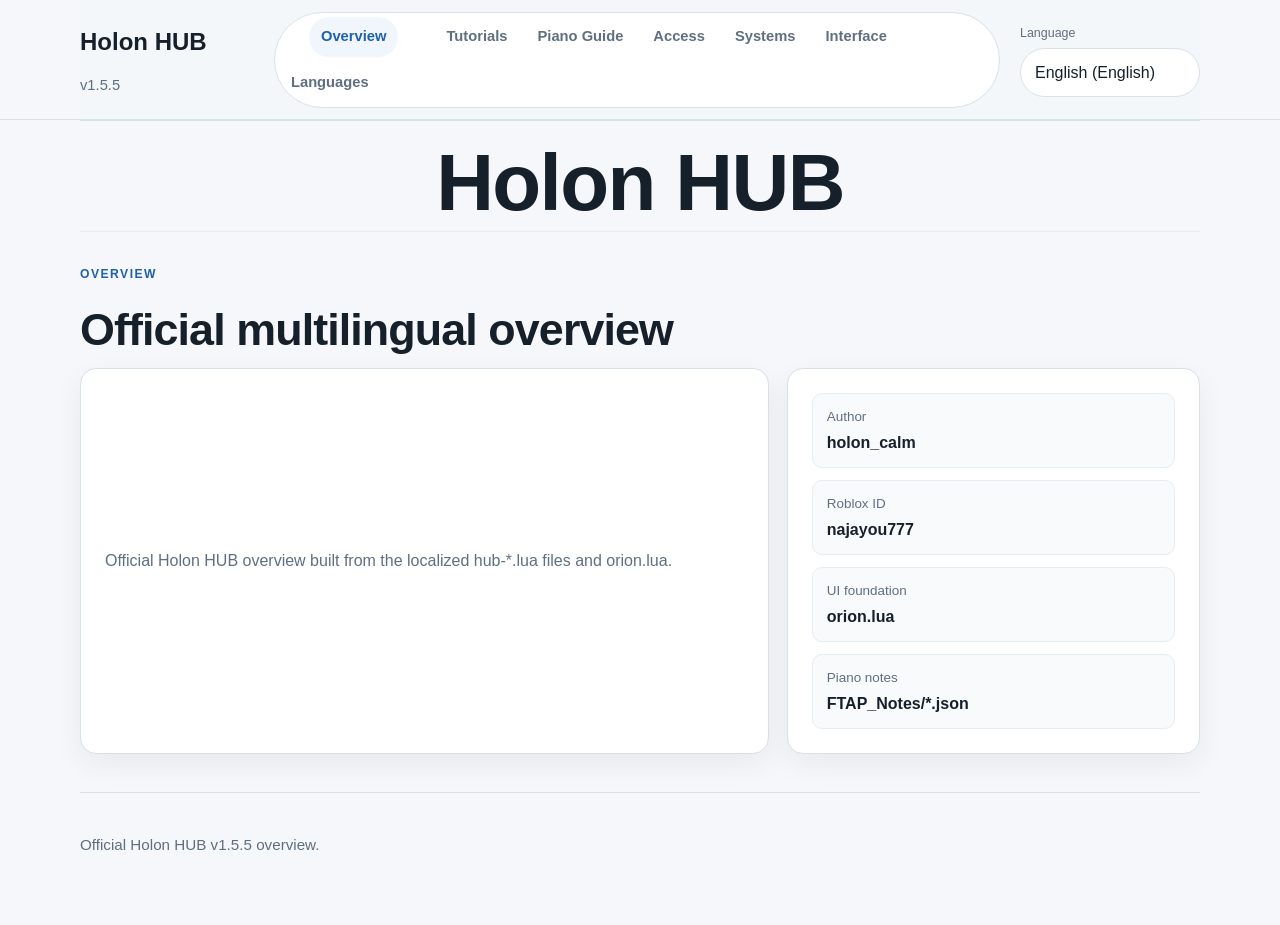
<file: docs/index.html>
<!DOCTYPE html>
<html lang="ja">
<head>
    <meta charset="UTF-8">
    <meta name="viewport" content="width=device-width, initial-scale=1.0">
    <meta name="robots" content="noindex, nofollow">
    <meta name="description" content="Holon HUB v1.5.5 multilingual overview built from hub-*.lua and orion.lua.">
    <meta name="theme-color" content="#08111c">
    <title>Holon HUB | Multilingual Build Overview</title>
    <link rel="stylesheet" href="styles.css">
</head>
<body>
    <div class="site-shell">
        <div class="bg-orb orb-one" aria-hidden="true"></div>
        <div class="bg-orb orb-two" aria-hidden="true"></div>
        <div class="bg-grid" aria-hidden="true"></div>

        <header class="site-header">
            <a class="brand" href="#top" aria-label="Holon HUB home">
                <span class="brand-meta">Prometheus / FTAP</span>
                <span class="brand-line">
                    <span class="brand-name">Holon HUB</span>
                    <span class="brand-version" id="brand-version"></span>
                </span>
            </a>

            <nav class="main-nav" aria-label="Primary" role="tablist">
                <button type="button" role="tab" aria-controls="portal" data-nav="portal"></button>
                <button type="button" role="tab" aria-controls="overview" data-nav="overview"></button>
                <button type="button" role="tab" aria-controls="guide" data-nav="guide"></button>
                <button type="button" role="tab" aria-controls="tutorials" data-nav="tutorials"></button>
                <button type="button" role="tab" aria-controls="piano-guide" data-nav="pianoGuide"></button>
                <button type="button" role="tab" aria-controls="access" data-nav="access"></button>
                <button type="button" role="tab" aria-controls="systems" data-nav="systems"></button>
                <button type="button" role="tab" aria-controls="interface" data-nav="interface"></button>
                <button type="button" role="tab" aria-controls="languages" data-nav="languages"></button>
            </nav>

            <label class="locale-control" for="locale-select">
                <span class="locale-label" id="locale-label"></span>
                <select id="locale-select" aria-label="Language"></select>
            </label>
        </header>

        <main id="top">
            <section class="hero reveal">
                <div class="hero-copy">
                    <p class="eyebrow" id="hero-eyebrow"></p>
                    <h1 class="hero-title">
                        <span class="hero-title-main">Holon HUB</span>
                        <span class="hero-title-sub" id="hero-subtitle"></span>
                    </h1>
                    <p class="hero-lead" id="hero-lead"></p>

                    <div class="cta-row">
                        <a class="button button-primary" id="cta-discord" target="_blank" rel="noreferrer"></a>
                        <a class="button button-secondary" id="cta-tiktok" target="_blank" rel="noreferrer"></a>
                        <a class="button button-secondary" id="cta-youtube" target="_blank" rel="noreferrer"></a>
                    </div>

                    <div class="stats-grid" id="stats-grid"></div>
                </div>

                <aside class="hero-panel glass-card">
                    <div class="panel-top">
                        <p class="panel-kicker" id="snapshot-kicker"></p>
                        <h2 class="panel-title" id="snapshot-title"></h2>
                    </div>
                    <p class="panel-body" id="snapshot-body"></p>
                    <dl class="snapshot-list" id="snapshot-list"></dl>
                    <div class="pill-row" id="source-pills"></div>
                </aside>
            </section>

            <section id="portal" class="section reveal" role="tabpanel">
                <div class="portal-grid" id="portal-grid"></div>
            </section>

            <section id="overview" class="section reveal" role="tabpanel">
                <div class="section-head">
                    <p class="section-kicker" id="overview-kicker"></p>
                    <h2 class="section-title" id="overview-title"></h2>
                </div>

                <div class="overview-layout">
                    <article class="glass-card narrative-card">
                        <p id="overview-body"></p>
                    </article>

                    <aside class="glass-card detail-card">
                        <dl class="detail-list" id="detail-list"></dl>
                    </aside>
                </div>
            </section>

            <section id="guide" class="section reveal" role="tabpanel">
                <div class="section-head">
                    <p class="section-kicker" id="guide-kicker"></p>
                    <h2 class="section-title" id="guide-title"></h2>
                    <p class="section-body" id="guide-body"></p>
                </div>

                <div class="guide-grid">
                    <article class="glass-card">
                        <h3 class="system-title" id="guide-about-title"></h3>
                        <p class="system-body" id="guide-about-body"></p>
                    </article>

                    <article class="glass-card">
                        <h3 class="system-title" id="guide-steps-title"></h3>
                        <div class="stack-list" id="guide-steps-list"></div>
                    </article>

                    <article class="glass-card">
                        <h3 class="system-title" id="guide-rules-title"></h3>
                        <div class="stack-list" id="guide-rules-list"></div>
                    </article>
                </div>
            </section>

            <section id="tutorials" class="section reveal" role="tabpanel">
                <div class="section-head">
                    <p class="section-kicker" id="tutorials-kicker"></p>
                    <h2 class="section-title" id="tutorials-title"></h2>
                    <p class="section-body" id="tutorials-body"></p>
                </div>

                <div class="tutorial-grid" id="tutorial-grid"></div>
            </section>

            <section id="piano-guide" class="section reveal" role="tabpanel">
                <div class="section-head">
                    <p class="section-kicker" id="piano-guide-kicker"></p>
                    <h2 class="section-title" id="piano-guide-title"></h2>
                    <p class="section-body" id="piano-guide-subtitle"></p>
                </div>

                <div class="piano-guide-shell glass-card">
                    <div class="piano-guide-meta">
                        <span class="interface-badge" id="piano-guide-updated"></span>
                    </div>
                    <p class="system-body piano-guide-intro" id="piano-guide-intro"></p>
                    <div class="piano-guide-grid" id="piano-guide-grid"></div>
                </div>
                <div id="converter" class="subsection converter-embed">
                    <div class="section-head">
                    <p class="section-kicker" id="converter-kicker"></p>
                    <h2 class="section-title" id="converter-title"></h2>
                    <p class="section-body" id="converter-body"></p>
                    </div>

                    <div class="converter-layout">
                        <article class="glass-card converter-card">
                            <div class="converter-form-grid">
                                <label class="field">
                                    <span class="field-label" id="converter-file-label"></span>
                                    <input id="midi-file" type="file" accept=".mid,.midi,audio/midi,audio/x-midi">
                                </label>

                                <label class="field">
                                    <span class="field-label" id="converter-interval-label"></span>
                                    <input id="min-interval" type="number" min="0" max="5" step="0.01" value="0.05">
                                </label>

                                <label class="field">
                                    <span class="field-label" id="converter-mode-label"></span>
                                    <select id="chord-mode">
                                        <option value="highest">highest</option>
                                        <option value="lowest">lowest</option>
                                    </select>
                                </label>
                            </div>

                            <div class="cta-row converter-actions">
                                <button class="button button-primary" id="convert-midi" type="button"></button>
                                <button class="button button-secondary" id="download-json" type="button" disabled></button>
                            </div>

                            <p class="converter-hint" id="converter-hint"></p>
                        </article>

                        <aside class="glass-card converter-card">
                            <dl class="snapshot-list" id="converter-stats"></dl>
                            <pre class="converter-output" id="converter-output"></pre>
                        </aside>
                    </div>
                </div>
            </section>

            <section id="access" class="section reveal" role="tabpanel">
                <div class="section-head">
                    <p class="section-kicker" id="access-kicker"></p>
                    <h2 class="section-title" id="access-title"></h2>
                    <p class="section-body" id="access-body"></p>
                </div>

                <div class="access-grid">
                    <article class="glass-card access-card">
                        <div class="access-head">
                            <h3 class="system-title" id="script-title"></h3>
                            <span class="interface-badge" id="script-badge"></span>
                        </div>
                        <p class="system-body" id="script-body"></p>
                        <pre class="snippet-box" id="script-code"></pre>
                    </article>

                    <article class="glass-card access-card">
                        <div class="access-head">
                            <h3 class="system-title" id="key-title"></h3>
                            <span class="interface-badge" id="key-badge"></span>
                        </div>
                        <p class="system-body" id="key-body"></p>
                        <div class="stack-list" id="key-list"></div>
                        <pre class="snippet-box" id="key-code"></pre>
                    </article>
                </div>
            </section>

            <section id="systems" class="section reveal" role="tabpanel">
                <div class="section-head">
                    <p class="section-kicker" id="systems-kicker"></p>
                    <h2 class="section-title" id="systems-title"></h2>
                    <p class="section-body" id="systems-body"></p>
                </div>

                <div class="systems-grid" id="systems-grid"></div>
            </section>

            <section id="interface" class="section reveal" role="tabpanel">
                <div class="section-head">
                    <p class="section-kicker" id="interface-kicker"></p>
                    <h2 class="section-title" id="interface-title"></h2>
                    <p class="section-body" id="interface-body"></p>
                </div>

                <div class="interface-shell glass-card">
                    <div class="interface-meta">
                        <span class="interface-badge" id="interface-badge"></span>
                        <span class="interface-source" id="interface-source"></span>
                    </div>
                    <div class="tab-grid" id="tab-grid"></div>
                </div>
            </section>

            <section id="languages" class="section reveal" role="tabpanel">
                <div class="section-head">
                    <p class="section-kicker" id="languages-kicker"></p>
                    <h2 class="section-title" id="languages-title"></h2>
                    <p class="section-body" id="languages-body"></p>
                </div>

                <div class="locale-grid" id="locale-grid"></div>
            </section>
        </main>

        <footer class="site-footer">
            <p id="footer-copy"></p>
        </footer>
    </div>

    <script src="content.js"></script>
    <script src="piano-guide-content.js"></script>
    <script src="app.js"></script>
</body>
</html>
</file>
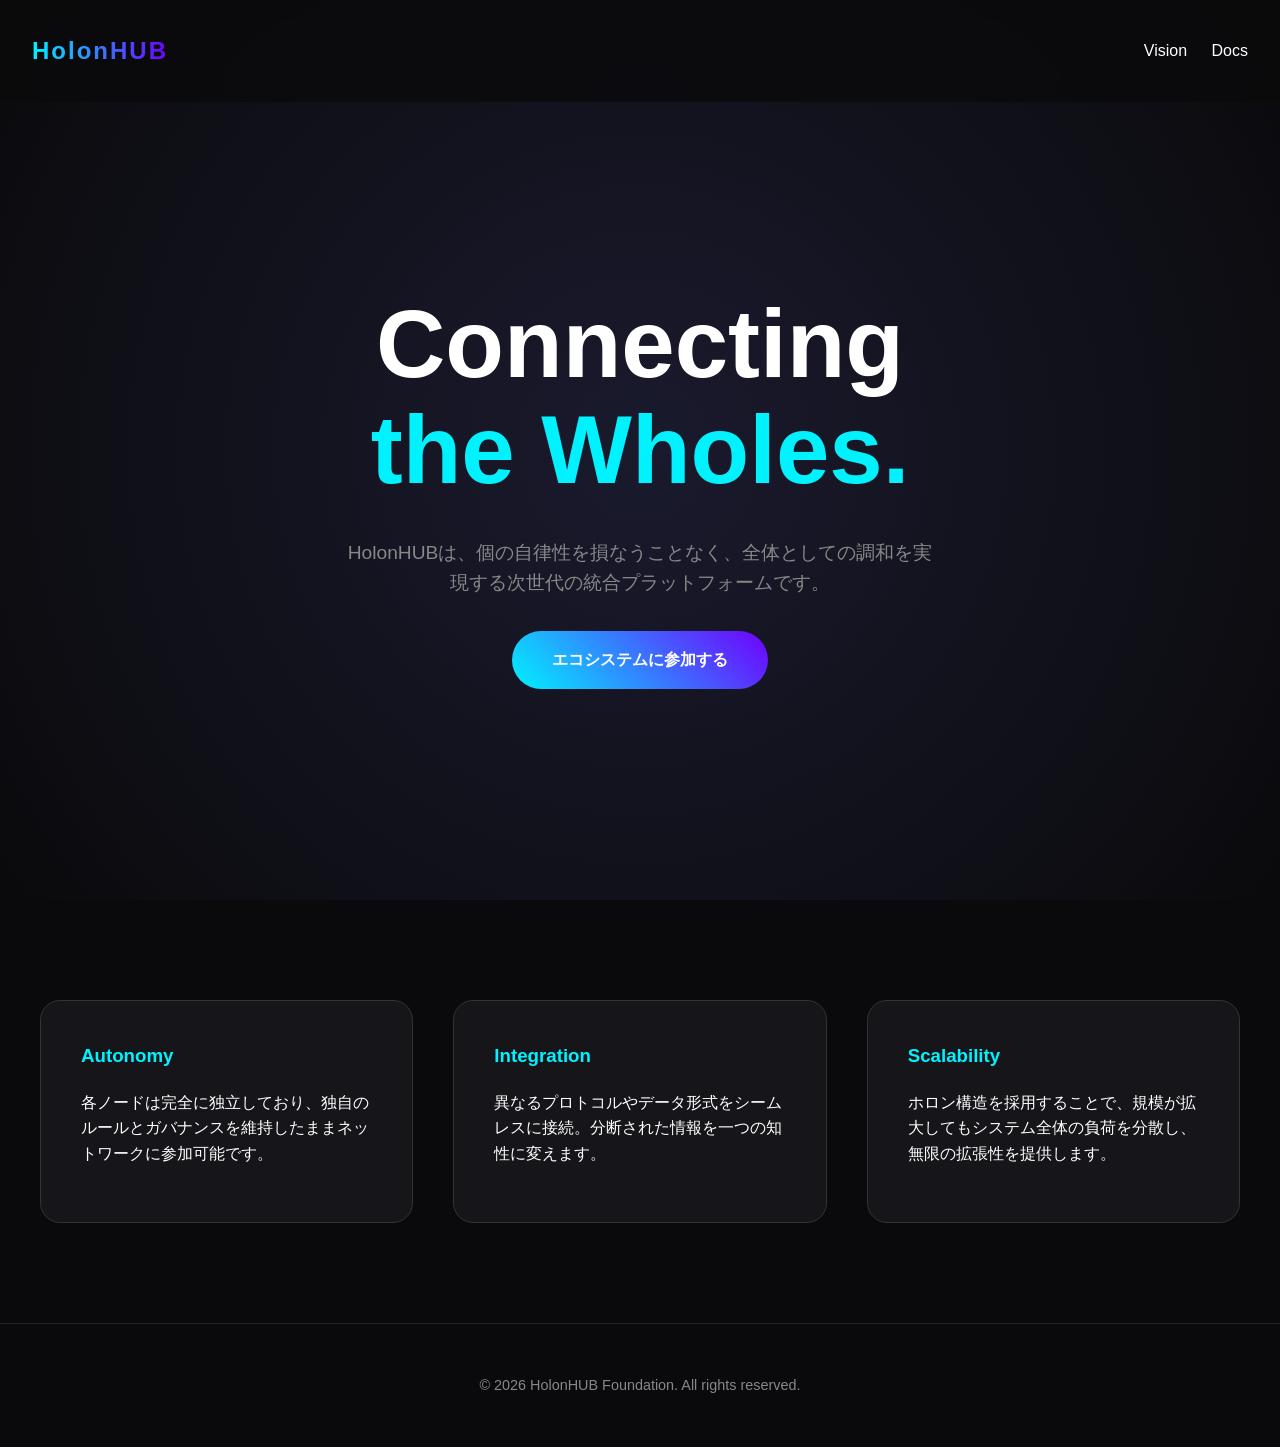
<file: important/docs/index.html>
<!DOCTYPE html>
<html lang="ja">
<head>
    <meta charset="UTF-8">
    <meta name="robots" content="noindex, nofollow">
    <meta name="viewport" content="width=device-width, initial-scale=1.0">
    <title>HolonHUB | The Nexus of Autonomy</title>
    <style>
        :root {
            --primary: #00f2ff;
            --secondary: #7000ff;
            --bg: #0a0a0c;
            --text: #ffffff;
            --gray: #888;
        }

        body {
            margin: 0;
            font-family: 'Helvetica Neue', Arial, sans-serif;
            background-color: var(--bg);
            color: var(--text);
            line-height: 1.6;
            overflow-x: hidden;
        }

        /* Header */
        header {
            padding: 2rem;
            display: flex;
            justify-content: space-between;
            align-items: center;
            position: fixed;
            width: 100%;
            box-sizing: border-box;
            z-index: 100;
            background: rgba(10, 10, 12, 0.8);
            backdrop-filter: blur(10px);
        }

        .logo {
            font-size: 1.5rem;
            font-weight: bold;
            letter-spacing: 2px;
            background: linear-gradient(to right, var(--primary), var(--secondary));
            -webkit-background-clip: text;
            -webkit-text-fill-color: transparent;
        }

        /* Hero Section */
        .hero {
            height: 100vh;
            display: flex;
            flex-direction: column;
            justify-content: center;
            align-items: center;
            text-align: center;
            background: radial-gradient(circle at center, #1a1a2e 0%, #0a0a0c 100%);
        }

        .hero h1 {
            font-size: clamp(3rem, 10vw, 6rem);
            margin-bottom: 1rem;
            line-height: 1.1;
        }

        .hero p {
            font-size: 1.2rem;
            color: var(--gray);
            max-width: 600px;
            margin-bottom: 2rem;
        }

        .cta-button {
            padding: 1rem 2.5rem;
            background: linear-gradient(45deg, var(--primary), var(--secondary));
            border: none;
            color: white;
            font-weight: bold;
            border-radius: 50px;
            cursor: pointer;
            transition: transform 0.3s ease;
            text-decoration: none;
        }

        .cta-button:hover {
            transform: scale(1.05);
            box-shadow: 0 0 20px rgba(0, 242, 255, 0.4);
        }

        /* Features Section */
        .features {
            padding: 100px 20px;
            display: grid;
            grid-template-columns: repeat(auto-fit, minmax(300px, 1fr));
            gap: 40px;
            max-width: 1200px;
            margin: 0 auto;
        }

        .feature-card {
            background: #16161a;
            padding: 40px;
            border-radius: 20px;
            border: 1px solid #333;
            transition: border-color 0.3s;
        }

        .feature-card:hover {
            border-color: var(--primary);
        }

        .feature-card h3 {
            color: var(--primary);
            margin-top: 0;
        }

        /* Footer */
        footer {
            text-align: center;
            padding: 50px;
            border-top: 1px solid #222;
            color: var(--gray);
            font-size: 0.9rem;
        }
    </style>
</head>
<body>

    <header>
        <div class="logo">HolonHUB</div>
        <nav>
            <a href="#" style="color: white; text-decoration: none; margin-left: 20px;">Vision</a>
            <a href="#" style="color: white; text-decoration: none; margin-left: 20px;">Docs</a>
        </nav>
    </header>

    <section class="hero">
        <h1>Connecting<br><span style="color: var(--primary);">the Wholes.</span></h1>
        <p>HolonHUBは、個の自律性を損なうことなく、全体としての調和を実現する次世代の統合プラットフォームです。</p>
        <a href="#" class="cta-button">エコシステムに参加する</a>
    </section>

    <section class="features">
        <div class="feature-card">
            <h3>Autonomy</h3>
            <p>各ノードは完全に独立しており、独自のルールとガバナンスを維持したままネットワークに参加可能です。</p>
        </div>
        <div class="feature-card">
            <h3>Integration</h3>
            <p>異なるプロトコルやデータ形式をシームレスに接続。分断された情報を一つの知性に変えます。</p>
        </div>
        <div class="feature-card">
            <h3>Scalability</h3>
            <p>ホロン構造を採用することで、規模が拡大してもシステム全体の負荷を分散し、無限の拡張性を提供します。</p>
        </div>
    </section>

    <footer>
        &copy; 2026 HolonHUB Foundation. All rights reserved.
    </footer>

</body>
</html>
</file>
<file: docs/styles.css>
:root {
    --bg: #f5f7fa;
    --bg-strong: #ffffff;
    --surface: #ffffff;
    --surface-strong: #ffffff;
    --surface-soft: #f8fafc;
    --line: #d8e0e8;
    --text: #15202b;
    --muted: #5f6f82;
    --accent: #1f5fae;
    --accent-strong: #184c8a;
    --accent-warm: #1f5fae;
    --success: #13795b;
    --shadow: 0 10px 30px rgba(15, 23, 42, 0.06);
    --radius-lg: 16px;
    --radius-md: 12px;
    --radius-sm: 10px;
    --font-display: "Noto Sans JP", "Hiragino Sans", "Yu Gothic", sans-serif;
    --font-body: "Noto Sans JP", "Hiragino Sans", "Yu Gothic", "Segoe UI", sans-serif;
    color-scheme: light;
    --reading-width: 72ch;
}

* {
    box-sizing: border-box;
}

html {
    scroll-behavior: smooth;
    scroll-padding-top: 96px;
}

body {
    margin: 0;
    min-height: 100vh;
    background: var(--bg);
    color: var(--text);
    font-family: var(--font-body);
    line-height: 1.7;
    font-size: 16px;
    text-align: start;
    overflow-x: hidden;
}

a {
    color: inherit;
    text-underline-offset: 0.16em;
}

button,
select,
input,
textarea {
    font: inherit;
}

:focus-visible {
    outline: 3px solid rgba(31, 95, 174, 0.18);
    outline-offset: 2px;
}

.site-shell {
    position: relative;
    isolation: isolate;
    width: min(1120px, calc(100vw - 40px));
    margin: 0 auto;
    padding-bottom: 40px;
}

.bg-orb,
.bg-grid {
    display: none;
}

.site-header {
    position: sticky;
    top: 0;
    z-index: 20;
    display: flex;
    align-items: center;
    justify-content: space-between;
    gap: 20px;
    margin-top: 0;
    padding: 12px 0;
    background: rgba(245, 247, 250, 0.94);
    border-bottom: 1px solid var(--line);
    border-radius: 0;
    backdrop-filter: blur(10px);
    box-shadow: none;
}

.site-header::before {
    content: "";
    position: absolute;
    inset: 0 calc((100vw - min(1120px, calc(100vw - 40px))) / -2);
    background: rgba(245, 247, 250, 0.94);
    border-bottom: 1px solid var(--line);
    z-index: -1;
}

.brand-meta,
.eyebrow,
.section-kicker,
.panel-kicker {
    display: inline-block;
    font-size: 0.76rem;
    letter-spacing: 0.12em;
    text-transform: uppercase;
    color: var(--accent);
    font-weight: 700;
}

.brand-meta,
#hero-eyebrow,
.stats-grid,
.hero-panel {
    display: none !important;
}

.hero .cta-row {
    display: none !important;
}

.brand {
    text-decoration: none;
    min-width: 0;
}

.brand-line {
    display: flex;
    align-items: baseline;
    gap: 10px;
    flex-wrap: wrap;
}

.brand-name {
    font-family: var(--font-display);
    font-size: 1.5rem;
    letter-spacing: 0;
    font-weight: 700;
}

.brand-version {
    color: var(--muted);
    font-size: 0.92rem;
}

.main-nav {
    display: flex;
    align-items: center;
    gap: 6px;
    flex-wrap: wrap;
    padding: 4px;
    border: 1px solid var(--line);
    border-radius: 999px;
    background: #fff;
}

.main-nav button {
    display: inline-flex;
    align-items: center;
    min-height: 40px;
    padding: 0 12px;
    border: 0;
    border-radius: 999px;
    background: transparent;
    color: var(--muted);
    font-size: 0.92rem;
    font-weight: 700;
    white-space: nowrap;
    cursor: pointer;
    transition: color 0.2s ease, background 0.2s ease;
}

.main-nav button:hover,
.main-nav button:focus-visible {
    color: var(--accent);
}

.main-nav button.is-active {
    background: #f1f6fc;
    color: var(--accent);
}

.locale-control {
    display: flex;
    flex-direction: column;
    gap: 4px;
    min-width: 180px;
}

.locale-label {
    font-size: 0.78rem;
    color: var(--muted);
}

#locale-select {
    appearance: none;
    border: 1px solid var(--line);
    border-radius: 999px;
    background: #fff;
    color: var(--text);
    padding: 10px 14px;
    outline: none;
    min-height: 44px;
}

.hero {
    display: block;
    padding: 22px 0 8px;
}

.hero-copy {
    padding: 0;
    text-align: center;
}

.hero-title {
    margin: 0;
    display: grid;
    gap: 4px;
    justify-items: center;
}

.hero-title-main {
    font-family: var(--font-display);
    font-size: clamp(3rem, 8vw, 5rem);
    line-height: 1;
    letter-spacing: -0.02em;
    font-weight: 700;
}

.hero-title-sub {
    font-size: clamp(1rem, 2.2vw, 1.25rem);
    color: var(--muted);
    font-weight: 500;
    letter-spacing: 0;
}

.hero-lead,
.section-body,
.panel-body,
.narrative-card p {
    color: var(--muted);
    font-size: 1rem;
    max-width: var(--reading-width);
}

.hero-lead {
    margin: 6px auto 0;
}

.cta-row {
    display: flex;
    flex-wrap: wrap;
    gap: 12px;
    margin: 24px 0;
}

.button {
    display: inline-flex;
    align-items: center;
    justify-content: center;
    min-height: 48px;
    padding: 0 20px;
    border-radius: 999px;
    border: 1px solid transparent;
    text-decoration: none;
    font-weight: 700;
    transition:
        transform 0.22s ease,
        box-shadow 0.22s ease,
        border-color 0.22s ease,
        background 0.22s ease;
}

.button:hover,
.button:focus-visible {
    transform: translateY(-2px);
}

.button-primary {
    background: var(--accent);
    color: #fff;
    box-shadow: none;
}

.button-primary:hover,
.button-primary:focus-visible {
    background: var(--accent-strong);
}

.button-secondary {
    border-color: var(--line);
    background: #fff;
    color: var(--text);
}

.button-secondary:hover,
.button-secondary:focus-visible {
    border-color: var(--accent);
}

.stats-grid {
    display: grid;
    grid-template-columns: repeat(2, minmax(0, 1fr));
    gap: 14px;
    max-width: 640px;
}

.stat-card,
.glass-card,
.system-card,
.tab-card,
.locale-card {
    background: var(--surface);
    border: 1px solid var(--line);
    box-shadow: var(--shadow);
}

.stat-card {
    border-radius: var(--radius-md);
    padding: 18px;
}

.stat-value {
    display: block;
    font-family: var(--font-display);
    font-size: 1.8rem;
    letter-spacing: 0.04em;
}

.stat-label {
    display: block;
    color: var(--muted);
    font-size: 0.92rem;
}

.glass-card {
    border-radius: var(--radius-lg);
    padding: 24px;
}

.portal-grid,
.guide-grid,
.access-grid,
.piano-guide-grid,
.tutorial-grid {
    display: grid;
    gap: 18px;
}

.portal-grid {
    grid-template-columns: repeat(4, minmax(0, 1fr));
}

.portal-card {
    display: grid;
    gap: 10px;
    padding: 22px;
}

.portal-label {
    color: var(--accent);
    font-size: 0.78rem;
    letter-spacing: 0.12em;
    text-transform: uppercase;
}

.portal-title {
    margin: 0;
    font-size: 1.15rem;
    line-height: 1.4;
}

.portal-body {
    margin: 0;
    color: #526273;
    font-size: 0.95rem;
    line-height: 1.75;
}

.hero-panel {
    display: flex;
    flex-direction: column;
    justify-content: space-between;
    gap: 18px;
}

.panel-title {
    margin: 8px 0 0;
    font-family: var(--font-display);
    font-size: 1.55rem;
    letter-spacing: 0;
    line-height: 1.35;
}

.snapshot-list,
.detail-list {
    display: grid;
    gap: 12px;
    margin: 0;
}

.snapshot-list {
    grid-template-columns: 1fr;
}

.snapshot-list div,
.detail-list div {
    display: grid;
    gap: 2px;
    padding: 12px 14px;
    border-radius: var(--radius-sm);
    background: var(--surface-soft);
    border: 1px solid #e7edf3;
}

.snapshot-list dt,
.detail-list dt {
    color: var(--muted);
    font-size: 0.84rem;
}

.snapshot-list dd,
.detail-list dd {
    margin: 0;
    font-weight: 700;
    word-break: break-word;
    line-height: 1.5;
}

.pill-row,
.tag-row,
.locale-tabs {
    display: flex;
    flex-wrap: wrap;
    gap: 8px;
}

.file-pill,
.tag,
.locale-tab-pill,
.interface-badge {
    display: inline-flex;
    align-items: center;
    border-radius: 999px;
    padding: 6px 10px;
    font-size: 0.82rem;
    border: 1px solid var(--line);
    background: #fff;
    color: #415364;
}

.section {
    padding: 20px 0 10px;
    scroll-margin-top: 96px;
    border-top: 1px solid #e9eef4;
}

.section[hidden] {
    display: none !important;
}

.section.is-active-panel {
    animation: sectionFade 0.18s ease;
}

.hero + .section {
    border-top: 0;
}

.section-head {
    display: grid;
    gap: 8px;
    margin-bottom: 14px;
}

.section-title {
    margin: 0;
    font-family: var(--font-display);
    font-size: clamp(1.8rem, 3.5vw, 2.8rem);
    line-height: 1.1;
    letter-spacing: -0.02em;
    font-weight: 700;
}

.overview-layout {
    display: grid;
    grid-template-columns: minmax(0, 1.25fr) minmax(280px, 0.75fr);
    gap: 18px;
}

.guide-grid {
    grid-template-columns: 1.05fr 1fr 1fr;
}

.tutorial-grid {
    grid-template-columns: repeat(3, minmax(0, 1fr));
}

.tutorial-card {
    display: grid;
    gap: 12px;
    padding: 22px;
}

.tutorial-head {
    display: flex;
    justify-content: space-between;
    align-items: center;
    gap: 10px;
    flex-wrap: wrap;
}

.tutorial-title {
    margin: 0;
    font-size: 1.05rem;
}

.tutorial-link {
    color: var(--accent);
    text-decoration: none;
    font-weight: 700;
}

.tutorial-link:hover,
.tutorial-link:focus-visible {
    text-decoration: underline;
}

.tutorial-status {
    color: var(--muted);
    font-size: 0.92rem;
}

.piano-guide-shell {
    display: grid;
    gap: 18px;
}

.converter-embed {
    margin-top: 28px;
}

.piano-guide-meta {
    display: flex;
    justify-content: flex-end;
}

.piano-guide-intro {
    margin: 0;
}

.piano-guide-grid {
    grid-template-columns: repeat(2, minmax(0, 1fr));
}

.piano-guide-card {
    display: grid;
    gap: 12px;
    padding: 20px;
    border-radius: 14px;
    background: var(--surface-soft);
    border: 1px solid #e7edf3;
}

.piano-guide-card p {
    margin: 0;
    color: #526273;
}

.piano-guide-card ul,
.piano-guide-card ol {
    margin: 0;
    padding-inline-start: 18px;
    color: var(--muted);
}

.piano-guide-card li + li {
    margin-top: 8px;
}

.piano-guide-note {
    border-color: #cfe0f5;
    background: #f4f8fd;
}

.piano-guide-image {
    width: 100%;
    display: block;
    border-radius: 16px;
    border: 1px solid #e2e8f0;
}

.piano-guide-caption {
    font-size: 0.9rem;
}

.access-grid {
    grid-template-columns: 1.1fr 0.9fr;
}

.access-card,
.detail-card {
    align-content: start;
}

.access-head {
    display: flex;
    justify-content: space-between;
    align-items: center;
    gap: 12px;
    margin-bottom: 10px;
    flex-wrap: wrap;
}

.stack-list {
    display: grid;
    gap: 10px;
}

.stack-item {
    padding: 12px 14px;
    border-radius: var(--radius-sm);
    background: var(--surface-soft);
    border: 1px solid #e7edf3;
    color: #526273;
    line-height: 1.7;
}

.stack-item-multiline {
    white-space: pre-line;
}

.snippet-box {
    min-height: 132px;
    margin: 0;
    padding: 16px;
    border-radius: 16px;
    background: #f8fafc;
    border: 1px solid #e2e8f0;
    color: #234;
    overflow: auto;
    white-space: pre-wrap;
    word-break: break-word;
    font-size: 0.9rem;
    line-height: 1.55;
    font-family: "SFMono-Regular", "Menlo", "Consolas", monospace;
}

.converter-layout {
    display: grid;
    grid-template-columns: minmax(0, 1.05fr) minmax(320px, 0.95fr);
    gap: 18px;
}

.converter-card {
    display: grid;
    gap: 18px;
}

.converter-form-grid {
    display: grid;
    grid-template-columns: repeat(3, minmax(0, 1fr));
    gap: 14px;
}

.field {
    display: grid;
    gap: 8px;
}

.field-label {
    color: var(--muted);
    font-size: 0.9rem;
}

.field input,
.field select {
    width: 100%;
    border: 1px solid var(--line);
    border-radius: 14px;
    background: #fff;
    color: var(--text);
    padding: 12px 14px;
    outline: none;
    min-height: 48px;
    transition: border-color 0.2s ease, box-shadow 0.2s ease;
}

.field input:focus,
.field select:focus,
#locale-select:focus {
    border-color: var(--accent);
    box-shadow: 0 0 0 4px rgba(31, 95, 174, 0.08);
}

.field input[type="file"] {
    padding: 10px 12px;
}

.converter-actions {
    margin: 0;
}

.converter-hint {
    margin: 0;
    color: var(--muted);
    line-height: 1.75;
}

.converter-output {
    min-height: 280px;
    max-height: 520px;
    overflow: auto;
    margin: 0;
    padding: 16px;
    border-radius: 16px;
    border: 1px solid #e2e8f0;
    background: #f8fafc;
    color: #234;
    font-size: 0.9rem;
    line-height: 1.5;
    white-space: pre-wrap;
    word-break: break-word;
    font-family: "SFMono-Regular", "Menlo", "Consolas", monospace;
}

.narrative-card {
    display: flex;
    align-items: center;
}

.narrative-card p {
    margin: 0;
}

.systems-grid {
    display: grid;
    grid-template-columns: repeat(3, minmax(0, 1fr));
    gap: 18px;
}

.system-card {
    display: grid;
    gap: 12px;
    padding: 22px;
    border-radius: 16px;
}

.system-title {
    margin: 0;
    font-size: 1.2rem;
    color: var(--text);
    line-height: 1.4;
}

.system-body {
    margin: 0;
    color: #526273;
    line-height: 1.75;
}

.interface-shell {
    display: grid;
    gap: 18px;
}

.interface-meta {
    display: flex;
    justify-content: space-between;
    align-items: center;
    gap: 12px;
    flex-wrap: wrap;
}

.interface-source {
    color: var(--muted);
    font-size: 0.92rem;
}

.tab-grid {
    display: grid;
    grid-template-columns: repeat(4, minmax(0, 1fr));
    gap: 14px;
}

.tab-card {
    min-height: 126px;
    border-radius: 16px;
    padding: 18px;
    display: grid;
    gap: 10px;
    align-content: start;
}

.tab-index {
    color: var(--accent);
    font-size: 0.85rem;
    letter-spacing: 0.1em;
    text-transform: uppercase;
}

.tab-name {
    font-size: 1.05rem;
    font-weight: 700;
    word-break: break-word;
    line-height: 1.45;
}

.locale-grid {
    display: grid;
    grid-template-columns: repeat(2, minmax(0, 1fr));
    gap: 18px;
}

.locale-card {
    appearance: none;
    -webkit-appearance: none;
    width: 100%;
    text-align: start;
    border-radius: 16px;
    padding: 20px;
    cursor: pointer;
    border: 1px solid #e2e8f0;
    background: #fbfcfe;
    box-shadow: none;
    transition:
        border-color 0.22s ease,
        background 0.22s ease;
}

.locale-card:hover,
.locale-card:focus-visible {
    border-color: #aac6e8;
    background: #f8fbff;
}

.locale-card.is-active {
    border-color: var(--accent);
    background: #eef5fc;
}

.locale-head {
    display: flex;
    align-items: baseline;
    justify-content: space-between;
    gap: 14px;
    margin-bottom: 10px;
    flex-wrap: wrap;
}

.locale-name {
    font-size: 1.15rem;
    font-weight: 800;
}

.locale-source {
    color: var(--muted);
    font-size: 0.88rem;
}

.locale-action {
    margin-top: 14px;
    color: #526273;
    font-size: 0.82rem;
    font-weight: 700;
    text-transform: uppercase;
    letter-spacing: 0.08em;
}

.locale-card.is-active .locale-action {
    color: var(--accent);
}

.site-footer {
    margin-top: 28px;
    padding: 24px 0 12px;
    border-top: 1px solid var(--line);
    color: var(--muted);
    text-align: left;
    font-size: 0.95rem;
}

.reveal {
    opacity: 0;
    transform: translateY(16px);
    transition: opacity 0.35s ease, transform 0.35s ease;
}

.reveal.is-visible {
    opacity: 1;
    transform: translateY(0);
}

@keyframes sectionFade {
    from {
        opacity: 0;
        transform: translateY(8px);
    }

    to {
        opacity: 1;
        transform: translateY(0);
    }
}

.sr-only {
    position: absolute;
    width: 1px;
    height: 1px;
    padding: 0;
    margin: -1px;
    overflow: hidden;
    clip: rect(0, 0, 0, 0);
    white-space: nowrap;
    border: 0;
}

[dir="rtl"] .main-nav,
[dir="rtl"] .cta-row,
[dir="rtl"] .pill-row,
[dir="rtl"] .tag-row,
[dir="rtl"] .locale-tabs {
    direction: rtl;
}

@media (max-width: 1040px) {
    .hero,
    .portal-grid,
    .overview-layout,
    .guide-grid,
    .tutorial-grid,
    .piano-guide-grid,
    .access-grid,
    .converter-layout,
    .systems-grid,
    .locale-grid {
        grid-template-columns: 1fr;
    }

    .tab-grid {
        grid-template-columns: repeat(3, minmax(0, 1fr));
    }
}

@media (max-width: 760px) {
    .site-shell {
        width: min(100vw - 20px, 1200px);
    }

    .site-header {
        position: static;
        flex-direction: column;
        align-items: stretch;
        padding: 14px 0;
    }

    .site-header::before {
        display: none;
    }

    .main-nav {
        flex-wrap: nowrap;
        justify-content: flex-start;
        overflow-x: auto;
        padding-bottom: 4px;
        scrollbar-width: thin;
    }

    .main-nav button {
        white-space: nowrap;
    }

    .locale-control {
        min-width: 0;
    }

    .hero {
        padding-top: 28px;
    }

    .hero-copy {
        padding-top: 0;
    }

    .stats-grid,
    .converter-form-grid,
    .portal-grid,
    .tutorial-grid,
    .piano-guide-grid,
    .tab-grid {
        grid-template-columns: repeat(2, minmax(0, 1fr));
    }
}

@media (max-width: 520px) {
    html {
        scroll-padding-top: 24px;
    }

    .main-nav {
        gap: 12px;
    }

    .main-nav button {
        font-size: 0.88rem;
    }

    .button {
        width: 100%;
    }

    .cta-row,
    .stats-grid,
    .converter-form-grid,
    .portal-grid,
    .tutorial-grid,
    .piano-guide-grid,
    .tab-grid {
        grid-template-columns: 1fr;
    }

    .cta-row {
        display: grid;
    }

    .glass-card,
    .system-card,
    .locale-card,
    .tab-card,
    .stat-card {
        padding: 18px;
    }

    .section {
        padding: 28px 0 14px;
    }
}

@media (prefers-reduced-motion: reduce) {
    html {
        scroll-behavior: auto;
    }

    *,
    *::before,
    *::after {
        animation: none !important;
        transition: none !important;
    }

    .reveal {
        opacity: 1;
        transform: none;
    }
}
</file>
